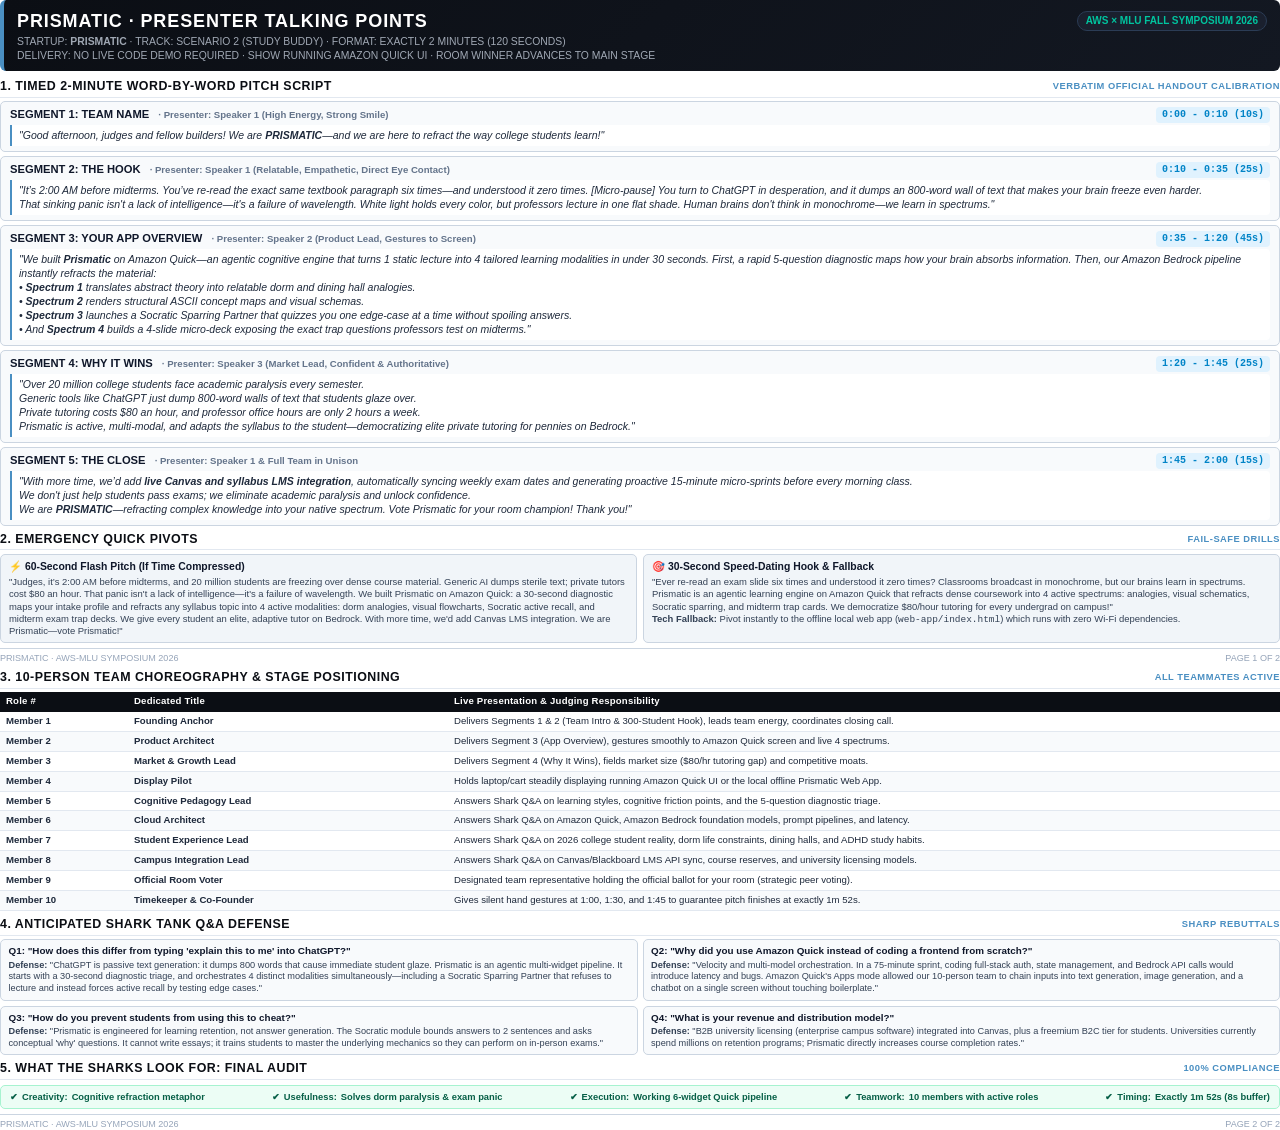
<file: PRESENTER_TALKING_POINTS.html>
<!DOCTYPE html>
<html lang="en">
<head>
<meta charset="UTF-8">
<title>Prismatic: Presenter Talking Points & Sprint Playbook</title>
<style>
  @page {
    size: letter portrait;
    margin: 0.42in 0.48in;
  }
  * {
    box-sizing: border-box;
    margin: 0;
    padding: 0;
  }
  body {
    font-family: -apple-system, BlinkMacSystemFont, "Segoe UI", Roboto, Helvetica, Arial, sans-serif;
    color: #1e293b;
    line-height: 1.35;
    font-size: 8.6pt;
    background: #ffffff;
    -webkit-print-color-adjust: exact;
    print-color-adjust: exact;
  }
  .page-container {
    page-break-after: always;
  }
  .page-container:last-child {
    page-break-after: avoid;
  }
  .header-banner {
    background: linear-gradient(135deg, #0b0e14 0%, #131822 100%);
    color: #ffffff;
    border-radius: 6px;
    padding: 9px 13px;
    margin-bottom: 7px;
    border-left: 4px solid #4a8fc2;
  }
  .header-top {
    display: flex;
    justify-content: space-between;
    align-items: center;
    margin-bottom: 2px;
  }
  .brand-title {
    font-size: 13.5pt;
    font-weight: 800;
    letter-spacing: 0.05em;
    color: #ffffff;
  }
  .event-tag {
    font-size: 7.5pt;
    font-weight: 700;
    color: #00c49f;
    background: #1a202e;
    padding: 2px 8px;
    border-radius: 12px;
    border: 1px solid #2b3c55;
  }
  .header-sub {
    font-size: 7.8pt;
    color: #a0a8b4;
    line-height: 1.3;
  }
  h2 {
    font-size: 9.3pt;
    font-weight: 800;
    color: #0b0e14;
    text-transform: uppercase;
    letter-spacing: 0.04em;
    margin-top: 5px;
    margin-bottom: 3px;
    padding-bottom: 2px;
    border-bottom: 1.5px solid #e2e8f0;
    display: flex;
    justify-content: space-between;
    align-items: center;
  }
  .h2-badge {
    font-size: 7pt;
    color: #4a8fc2;
    font-weight: 700;
  }
  .segment-card {
    background: #f8fafc;
    border: 1px solid #cbd5e1;
    border-radius: 5px;
    padding: 5px 9px;
    margin-bottom: 4.5px;
    page-break-inside: avoid;
  }
  .seg-header {
    display: flex;
    justify-content: space-between;
    align-items: center;
    margin-bottom: 2px;
  }
  .seg-title {
    font-size: 8.4pt;
    font-weight: 800;
    color: #0f172a;
  }
  .seg-time {
    font-family: ui-monospace, SFMono-Regular, "SF Mono", Consolas, monospace;
    font-size: 7.5pt;
    font-weight: 700;
    color: #0284c7;
    background: #e0f2fe;
    padding: 1px 6px;
    border-radius: 4px;
  }
  .seg-speaker {
    font-size: 7.2pt;
    font-weight: 600;
    color: #64748b;
    margin-left: 6px;
  }
  .seg-script {
    font-size: 7.9pt;
    font-style: italic;
    color: #1e293b;
    background: #ffffff;
    border-left: 2.5px solid #4a8fc2;
    padding: 3.5px 7px;
    border-radius: 0 4px 4px 0;
    line-height: 1.33;
  }
  .pivots-grid {
    display: grid;
    grid-template-columns: 1fr 1fr;
    gap: 6px;
    margin-top: 4px;
    page-break-inside: avoid;
  }
  .pivot-box {
    background: #f1f5f9;
    border: 1px solid #cbd5e1;
    border-radius: 5px;
    padding: 5px 8px;
  }
  .pivot-title {
    font-size: 7.8pt;
    font-weight: 800;
    color: #0f172a;
    margin-bottom: 2px;
  }
  .pivot-text {
    font-size: 7.1pt;
    color: #334155;
    line-height: 1.28;
  }
  table {
    width: 100%;
    border-collapse: collapse;
    margin-top: 3px;
    margin-bottom: 5px;
    font-size: 7.2pt;
    page-break-inside: avoid;
  }
  th {
    background: #0b0e14;
    color: #ffffff;
    font-weight: 700;
    text-align: left;
    padding: 3.5px 6px;
    letter-spacing: 0.02em;
  }
  td {
    border-bottom: 1px solid #e2e8f0;
    padding: 3px 6px;
    vertical-align: top;
    color: #1e293b;
  }
  tr:nth-child(even) {
    background: #f8fafc;
  }
  .qa-grid {
    display: grid;
    grid-template-columns: 1fr 1fr;
    gap: 5px;
    margin-top: 3px;
    page-break-inside: avoid;
  }
  .qa-box {
    background: #f8fafc;
    border: 1px solid #cbd5e1;
    border-radius: 5px;
    padding: 4.5px 7.5px;
  }
  .qa-q {
    font-size: 7.4pt;
    font-weight: 800;
    color: #0f172a;
    margin-bottom: 2px;
  }
  .qa-a {
    font-size: 6.9pt;
    color: #334155;
    line-height: 1.28;
  }
  .audit-banner {
    background: #ecfdf5;
    border: 1px solid #a7f3d0;
    border-radius: 5px;
    padding: 4.5px 9px;
    margin-top: 5px;
    display: flex;
    justify-content: space-between;
    font-size: 7.0pt;
    color: #065f46;
    font-weight: 600;
    page-break-inside: avoid;
  }
  .check-item {
    display: flex;
    align-items: center;
    gap: 4px;
  }
  .footer-bar {
    margin-top: 5px;
    padding-top: 3px;
    border-top: 1px solid #cbd5e1;
    display: flex;
    justify-content: space-between;
    font-size: 6.8pt;
    color: #94a3b8;
  }
</style>
</head>
<body>

<!-- ================= PAGE 1 ================= -->
<div class="page-container">
  <div class="header-banner">
    <div class="header-top">
      <div class="brand-title">PRISMATIC · PRESENTER TALKING POINTS</div>
      <div class="event-tag">AWS × MLU FALL SYMPOSIUM 2026</div>
    </div>
    <div class="header-sub">
      STARTUP: <b>PRISMATIC</b> · TRACK: SCENARIO 2 (STUDY BUDDY) · FORMAT: EXACTLY 2 MINUTES (120 SECONDS)<br/>
      DELIVERY: NO LIVE CODE DEMO REQUIRED · SHOW RUNNING AMAZON QUICK UI · ROOM WINNER ADVANCES TO MAIN STAGE
    </div>
  </div>

  <h2>1. Timed 2-Minute Word-by-Word Pitch Script <span class="h2-badge">VERBATIM OFFICIAL HANDOUT CALIBRATION</span></h2>

  <!-- Segment 1 -->
  <div class="segment-card">
    <div class="seg-header">
      <div class="seg-title">SEGMENT 1: TEAM NAME <span class="seg-speaker">· Presenter: Speaker 1 (High Energy, Strong Smile)</span></div>
      <div class="seg-time">0:00 - 0:10 (10s)</div>
    </div>
    <div class="seg-script">
      "Good afternoon, judges and fellow builders! We are <b>PRISMATIC</b>—and we are here to refract the way college students learn!"
    </div>
  </div>

  <!-- Segment 2 -->
  <div class="segment-card">
    <div class="seg-header">
      <div class="seg-title">SEGMENT 2: THE HOOK <span class="seg-speaker">· Presenter: Speaker 1 (Relatable, Empathetic, Direct Eye Contact)</span></div>
      <div class="seg-time">0:10 - 0:35 (25s)</div>
    </div>
    <div class="seg-script">
      "It’s 2:00 AM before midterms. You’ve re-read the exact same textbook paragraph six times—and understood it zero times. <i>[Micro-pause]</i> You turn to ChatGPT in desperation, and it dumps an 800-word wall of text that makes your brain freeze even harder.<br/>
      That sinking panic isn't a lack of intelligence—it's a failure of wavelength. White light holds every color, but professors lecture in one flat shade. Human brains don't think in monochrome—we learn in spectrums."
    </div>
  </div>

  <!-- Segment 3 -->
  <div class="segment-card">
    <div class="seg-header">
      <div class="seg-title">SEGMENT 3: YOUR APP OVERVIEW <span class="seg-speaker">· Presenter: Speaker 2 (Product Lead, Gestures to Screen)</span></div>
      <div class="seg-time">0:35 - 1:20 (45s)</div>
    </div>
    <div class="seg-script">
      "We built <b>Prismatic</b> on Amazon Quick—an agentic cognitive engine that turns 1 static lecture into 4 tailored learning modalities in under 30 seconds. First, a rapid 5-question diagnostic maps how your brain absorbs information. Then, our Amazon Bedrock pipeline instantly refracts the material:<br/>
      • <b>Spectrum 1</b> translates abstract theory into relatable dorm and dining hall analogies.<br/>
      • <b>Spectrum 2</b> renders structural ASCII concept maps and visual schemas.<br/>
      • <b>Spectrum 3</b> launches a Socratic Sparring Partner that quizzes you one edge-case at a time without spoiling answers.<br/>
      • And <b>Spectrum 4</b> builds a 4-slide micro-deck exposing the exact trap questions professors test on midterms."
    </div>
  </div>

  <!-- Segment 4 -->
  <div class="segment-card">
    <div class="seg-header">
      <div class="seg-title">SEGMENT 4: WHY IT WINS <span class="seg-speaker">· Presenter: Speaker 3 (Market Lead, Confident & Authoritative)</span></div>
      <div class="seg-time">1:20 - 1:45 (25s)</div>
    </div>
    <div class="seg-script">
      "Over 20 million college students face academic paralysis every semester.<br/>
      Generic tools like ChatGPT just dump 800-word walls of text that students glaze over.<br/>
      Private tutoring costs $80 an hour, and professor office hours are only 2 hours a week.<br/>
      Prismatic is active, multi-modal, and adapts the syllabus to the student—democratizing elite private tutoring for pennies on Bedrock."
    </div>
  </div>

  <!-- Segment 5 -->
  <div class="segment-card">
    <div class="seg-header">
      <div class="seg-title">SEGMENT 5: THE CLOSE <span class="seg-speaker">· Presenter: Speaker 1 & Full Team in Unison</span></div>
      <div class="seg-time">1:45 - 2:00 (15s)</div>
    </div>
    <div class="seg-script">
      "With more time, we’d add <b>live Canvas and syllabus LMS integration</b>, automatically syncing weekly exam dates and generating proactive 15-minute micro-sprints before every morning class.<br/>
      We don't just help students pass exams; we eliminate academic paralysis and unlock confidence.<br/>
      We are <b>PRISMATIC</b>—refracting complex knowledge into your native spectrum. Vote Prismatic for your room champion! Thank you!"
    </div>
  </div>

  <h2>2. Emergency Quick Pivots <span class="h2-badge">FAIL-SAFE DRILLS</span></h2>
  <div class="pivots-grid">
    <div class="pivot-box">
      <div class="pivot-title">⚡ 60-Second Flash Pitch (If Time Compressed)</div>
      <div class="pivot-text">
        "Judges, it’s 2:00 AM before midterms, and 20 million students are freezing over dense course material. Generic AI dumps sterile text; private tutors cost $80 an hour. That panic isn't a lack of intelligence—it's a failure of wavelength. We built Prismatic on Amazon Quick: a 30-second diagnostic maps your intake profile and refracts any syllabus topic into 4 active modalities: dorm analogies, visual flowcharts, Socratic active recall, and midterm exam trap decks. We give every student an elite, adaptive tutor on Bedrock. With more time, we'd add Canvas LMS integration. We are Prismatic—vote Prismatic!"
      </div>
    </div>
    <div class="pivot-box">
      <div class="pivot-title">🎯 30-Second Speed-Dating Hook & Fallback</div>
      <div class="pivot-text">
        "Ever re-read an exam slide six times and understood it zero times? Classrooms broadcast in monochrome, but our brains learn in spectrums. Prismatic is an agentic learning engine on Amazon Quick that refracts dense coursework into 4 active spectrums: analogies, visual schematics, Socratic sparring, and midterm trap cards. We democratize $80/hour tutoring for every undergrad on campus!"<br/>
        <b>Tech Fallback:</b> Pivot instantly to the offline local web app (<code>web-app/index.html</code>) which runs with zero Wi-Fi dependencies.
      </div>
    </div>
  </div>

  <div class="footer-bar">
    <span>PRISMATIC · AWS-MLU SYMPOSIUM 2026</span>
    <span>PAGE 1 OF 2</span>
  </div>
</div>

<!-- ================= PAGE 2 ================= -->
<div class="page-container">
  <h2>3. 10-Person Team Choreography & Stage Positioning <span class="h2-badge">ALL TEAMMATES ACTIVE</span></h2>

  <table>
    <thead>
      <tr>
        <th style="width: 10%;">Role #</th>
        <th style="width: 25%;">Dedicated Title</th>
        <th style="width: 65%;">Live Presentation & Judging Responsibility</th>
      </tr>
    </thead>
    <tbody>
      <tr>
        <td><b>Member 1</b></td>
        <td><b>Founding Anchor</b></td>
        <td>Delivers Segments 1 & 2 (Team Intro & 300-Student Hook), leads team energy, coordinates closing call.</td>
      </tr>
      <tr>
        <td><b>Member 2</b></td>
        <td><b>Product Architect</b></td>
        <td>Delivers Segment 3 (App Overview), gestures smoothly to Amazon Quick screen and live 4 spectrums.</td>
      </tr>
      <tr>
        <td><b>Member 3</b></td>
        <td><b>Market & Growth Lead</b></td>
        <td>Delivers Segment 4 (Why It Wins), fields market size ($80/hr tutoring gap) and competitive moats.</td>
      </tr>
      <tr>
        <td><b>Member 4</b></td>
        <td><b>Display Pilot</b></td>
        <td>Holds laptop/cart steadily displaying running Amazon Quick UI or the local offline Prismatic Web App.</td>
      </tr>
      <tr>
        <td><b>Member 5</b></td>
        <td><b>Cognitive Pedagogy Lead</b></td>
        <td>Answers Shark Q&A on learning styles, cognitive friction points, and the 5-question diagnostic triage.</td>
      </tr>
      <tr>
        <td><b>Member 6</b></td>
        <td><b>Cloud Architect</b></td>
        <td>Answers Shark Q&A on Amazon Quick, Amazon Bedrock foundation models, prompt pipelines, and latency.</td>
      </tr>
      <tr>
        <td><b>Member 7</b></td>
        <td><b>Student Experience Lead</b></td>
        <td>Answers Shark Q&A on 2026 college student reality, dorm life constraints, dining halls, and ADHD study habits.</td>
      </tr>
      <tr>
        <td><b>Member 8</b></td>
        <td><b>Campus Integration Lead</b></td>
        <td>Answers Shark Q&A on Canvas/Blackboard LMS API sync, course reserves, and university licensing models.</td>
      </tr>
      <tr>
        <td><b>Member 9</b></td>
        <td><b>Official Room Voter</b></td>
        <td>Designated team representative holding the official ballot for your room (strategic peer voting).</td>
      </tr>
      <tr>
        <td><b>Member 10</b></td>
        <td><b>Timekeeper & Co-Founder</b></td>
        <td>Gives silent hand gestures at 1:00, 1:30, and 1:45 to guarantee pitch finishes at exactly 1m 52s.</td>
      </tr>
    </tbody>
  </table>

  <h2>4. Anticipated Shark Tank Q&A Defense <span class="h2-badge">SHARP REBUTTALS</span></h2>

  <div class="qa-grid">
    <div class="qa-box">
      <div class="qa-q">Q1: "How does this differ from typing 'explain this to me' into ChatGPT?"</div>
      <div class="qa-a"><b>Defense:</b> "ChatGPT is passive text generation: it dumps 800 words that cause immediate student glaze. Prismatic is an agentic multi-widget pipeline. It starts with a 30-second diagnostic triage, and orchestrates 4 distinct modalities simultaneously—including a Socratic Sparring Partner that refuses to lecture and instead forces active recall by testing edge cases."</div>
    </div>
    <div class="qa-box">
      <div class="qa-q">Q2: "Why did you use Amazon Quick instead of coding a frontend from scratch?"</div>
      <div class="qa-a"><b>Defense:</b> "Velocity and multi-model orchestration. In a 75-minute sprint, coding full-stack auth, state management, and Bedrock API calls would introduce latency and bugs. Amazon Quick's Apps mode allowed our 10-person team to chain inputs into text generation, image generation, and a chatbot on a single screen without touching boilerplate."</div>
    </div>
    <div class="qa-box">
      <div class="qa-q">Q3: "How do you prevent students from using this to cheat?"</div>
      <div class="qa-a"><b>Defense:</b> "Prismatic is engineered for learning retention, not answer generation. The Socratic module bounds answers to 2 sentences and asks conceptual 'why' questions. It cannot write essays; it trains students to master the underlying mechanics so they can perform on in-person exams."</div>
    </div>
    <div class="qa-box">
      <div class="qa-q">Q4: "What is your revenue and distribution model?"</div>
      <div class="qa-a"><b>Defense:</b> "B2B university licensing (enterprise campus software) integrated into Canvas, plus a freemium B2C tier for students. Universities currently spend millions on retention programs; Prismatic directly increases course completion rates."</div>
    </div>
  </div>

  <h2>5. What the Sharks Look For: Final Audit <span class="h2-badge">100% COMPLIANCE</span></h2>
  
  <div class="audit-banner">
    <div class="check-item"><span>✔</span> <b>Creativity:</b> Cognitive refraction metaphor</div>
    <div class="check-item"><span>✔</span> <b>Usefulness:</b> Solves dorm paralysis & exam panic</div>
    <div class="check-item"><span>✔</span> <b>Execution:</b> Working 6-widget Quick pipeline</div>
    <div class="check-item"><span>✔</span> <b>Teamwork:</b> 10 members with active roles</div>
    <div class="check-item"><span>✔</span> <b>Timing:</b> Exactly 1m 52s (8s buffer)</div>
  </div>

  <div class="footer-bar">
    <span>PRISMATIC · AWS-MLU SYMPOSIUM 2026</span>
    <span>PAGE 2 OF 2</span>
  </div>
</div>

</body>
</html>
</file>
